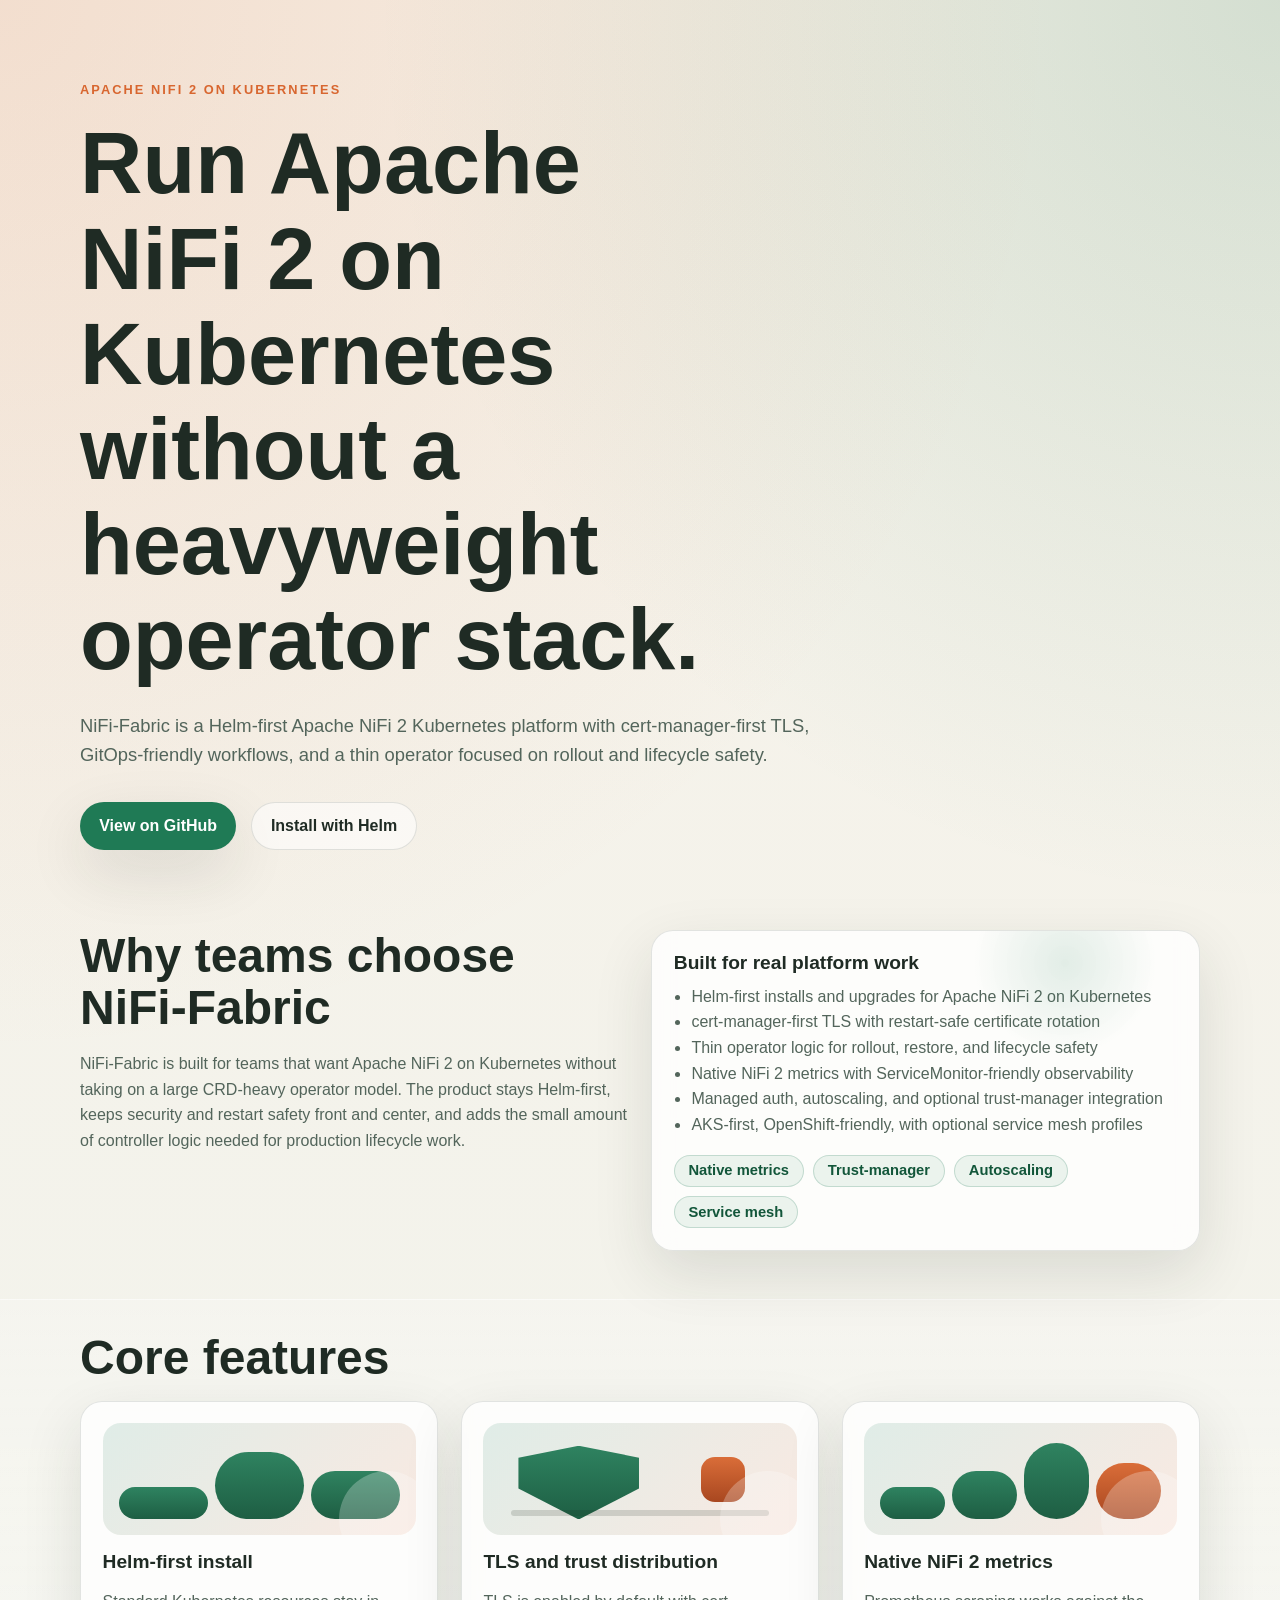
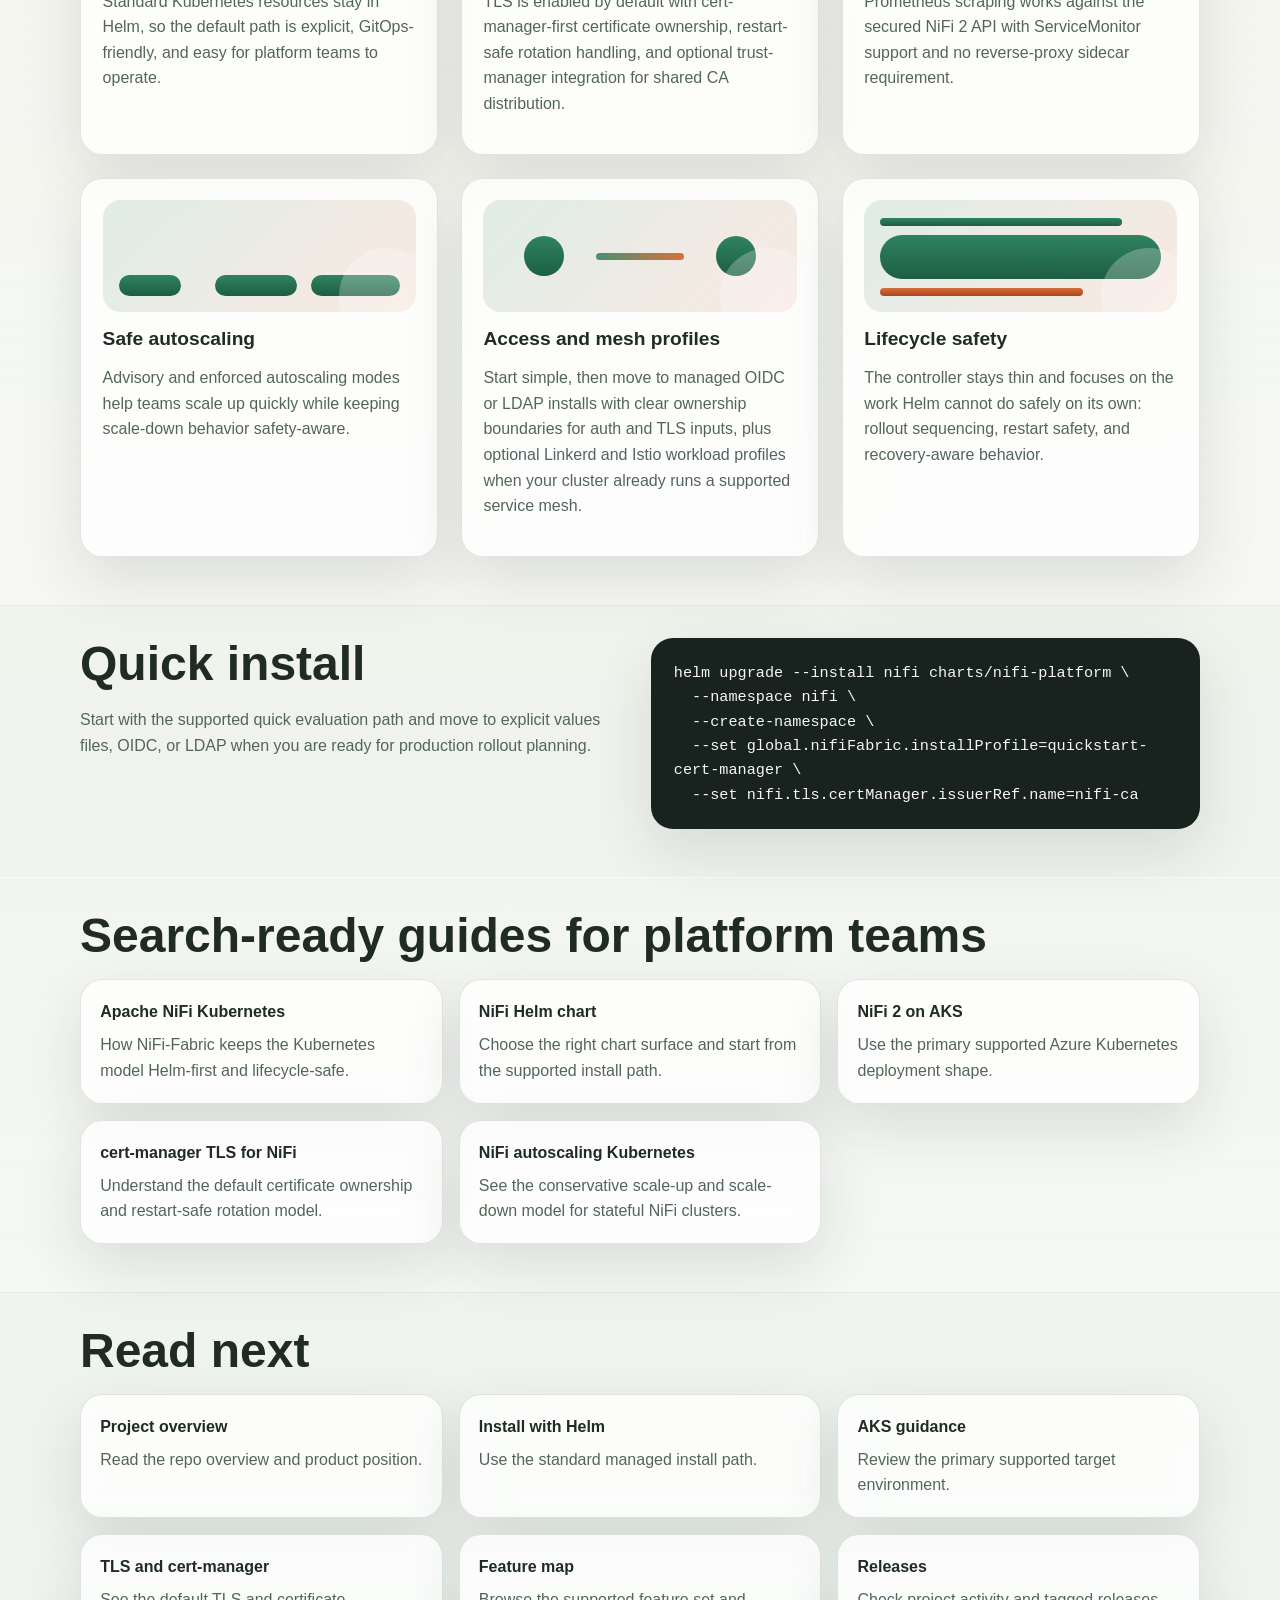
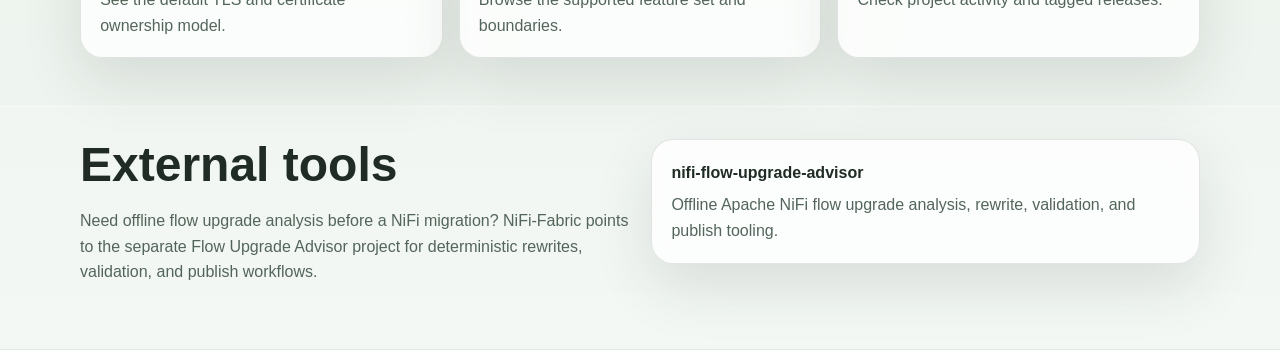
<file: site/index.html>
<!doctype html>
<html lang="en">
  <head>
    <meta charset="utf-8">
    <meta name="viewport" content="width=device-width, initial-scale=1">
    <title>Apache NiFi 2 on Kubernetes with Helm | NiFi-Fabric</title>
    <meta
      name="description"
      content="Deploy Apache NiFi 2 on Kubernetes with Helm-first install, cert-manager-first TLS, lifecycle safety, GitOps workflows, and AKS-first guidance."
    >
    <meta name="robots" content="index,follow">
    <link rel="canonical" href="https://michaelhutchings-napier.github.io/NiFi-Fabric/">
    <meta property="og:title" content="Apache NiFi 2 on Kubernetes with Helm | NiFi-Fabric">
    <meta
      property="og:description"
      content="Deploy Apache NiFi 2 on Kubernetes with Helm-first install, cert-manager-first TLS, lifecycle safety, GitOps workflows, and AKS-first guidance."
    >
    <meta property="og:type" content="website">
    <meta property="og:site_name" content="NiFi-Fabric">
    <meta property="og:url" content="https://michaelhutchings-napier.github.io/NiFi-Fabric/">
    <link rel="stylesheet" href="./styles.css">
  </head>
  <body>
    <header class="hero">
      <div class="wrap">
        <p class="eyebrow">Apache NiFi 2 on Kubernetes</p>
        <h1>Run Apache NiFi 2 on Kubernetes without a heavyweight operator stack.</h1>
        <p class="lede">
          NiFi-Fabric is a Helm-first Apache NiFi 2 Kubernetes platform with
          cert-manager-first TLS, GitOps-friendly workflows, and a thin operator
          focused on rollout and lifecycle safety.
        </p>
        <div class="actions">
          <a class="button primary" href="https://github.com/michaelhutchings-napier/NiFi-Fabric">View on GitHub</a>
          <a class="button secondary" href="https://github.com/michaelhutchings-napier/NiFi-Fabric/blob/master/docs/install/helm.md">Install with Helm</a>
        </div>
      </div>
    </header>

    <main>
      <section class="section">
        <div class="wrap grid two-up">
          <div>
            <h2>Why teams choose NiFi-Fabric</h2>
            <p>
              NiFi-Fabric is built for teams that want Apache NiFi 2 on
              Kubernetes without taking on a large CRD-heavy operator model.
              The product stays Helm-first, keeps security and restart safety
              front and center, and adds the small amount of controller logic
              needed for production lifecycle work.
            </p>
          </div>
          <div class="card callout-card">
            <h3>Built for real platform work</h3>
            <ul>
              <li>Helm-first installs and upgrades for Apache NiFi 2 on Kubernetes</li>
              <li>cert-manager-first TLS with restart-safe certificate rotation</li>
              <li>Thin operator logic for rollout, restore, and lifecycle safety</li>
              <li>Native NiFi 2 metrics with ServiceMonitor-friendly observability</li>
              <li>Managed auth, autoscaling, and optional trust-manager integration</li>
              <li>AKS-first, OpenShift-friendly, with optional service mesh profiles</li>
            </ul>
            <div class="chip-row">
              <span>Native metrics</span>
              <span>Trust-manager</span>
              <span>Autoscaling</span>
              <span>Service mesh</span>
            </div>
          </div>
        </div>
      </section>

      <section class="section alt">
        <div class="wrap">
          <h2>Core features</h2>
          <div class="grid cards">
            <article class="card">
              <div class="feature-art feature-helm" aria-hidden="true">
                <span></span>
                <span></span>
                <span></span>
              </div>
              <h3>Helm-first install</h3>
              <p>
                Standard Kubernetes resources stay in Helm, so the default path
                is explicit, GitOps-friendly, and easy for platform teams to
                operate.
              </p>
            </article>
            <article class="card">
              <div class="feature-art feature-tls" aria-hidden="true">
                <span></span>
                <span></span>
                <span></span>
              </div>
              <h3>TLS and trust distribution</h3>
              <p>
                TLS is enabled by default with cert-manager-first certificate
                ownership, restart-safe rotation handling, and optional
                trust-manager integration for shared CA distribution.
              </p>
            </article>
            <article class="card">
              <div class="feature-art feature-metrics" aria-hidden="true">
                <span></span>
                <span></span>
                <span></span>
                <span></span>
              </div>
              <h3>Native NiFi 2 metrics</h3>
              <p>
                Prometheus scraping works against the secured NiFi 2 API with
                ServiceMonitor support and no reverse-proxy sidecar requirement.
              </p>
            </article>
            <article class="card">
              <div class="feature-art feature-scale" aria-hidden="true">
                <span></span>
                <span></span>
                <span></span>
              </div>
              <h3>Safe autoscaling</h3>
              <p>
                Advisory and enforced autoscaling modes help teams scale up
                quickly while keeping scale-down behavior safety-aware.
              </p>
            </article>
            <article class="card">
              <div class="feature-art feature-auth" aria-hidden="true">
                <span></span>
                <span></span>
                <span></span>
              </div>
              <h3>Access and mesh profiles</h3>
              <p>
                Start simple, then move to managed OIDC or LDAP installs with
                clear ownership boundaries for auth and TLS inputs, plus
                optional Linkerd and Istio workload profiles when your cluster
                already runs a supported service mesh.
              </p>
            </article>
            <article class="card">
              <div class="feature-art feature-lifecycle" aria-hidden="true">
                <span></span>
                <span></span>
                <span></span>
              </div>
              <h3>Lifecycle safety</h3>
              <p>
                The controller stays thin and focuses on the work Helm cannot do
                safely on its own: rollout sequencing, restart safety, and
                recovery-aware behavior.
              </p>
            </article>
          </div>
        </div>
      </section>

      <section class="section">
        <div class="wrap grid two-up">
          <div>
            <h2>Quick install</h2>
            <p>
              Start with the supported quick evaluation path and move to explicit
              values files, OIDC, or LDAP when you are ready for production
              rollout planning.
            </p>
          </div>
          <div class="code-card">
            <pre><code>helm upgrade --install nifi charts/nifi-platform \
  --namespace nifi \
  --create-namespace \
  --set global.nifiFabric.installProfile=quickstart-cert-manager \
  --set nifi.tls.certManager.issuerRef.name=nifi-ca</code></pre>
          </div>
        </div>
      </section>

      <section class="section alt">
        <div class="wrap">
          <h2>Search-ready guides for platform teams</h2>
          <div class="link-grid">
            <a class="link-card" href="./docs/apache-nifi-kubernetes/">
              <strong>Apache NiFi Kubernetes</strong>
              <span>How NiFi-Fabric keeps the Kubernetes model Helm-first and lifecycle-safe.</span>
            </a>
            <a class="link-card" href="./docs/nifi-helm-chart/">
              <strong>NiFi Helm chart</strong>
              <span>Choose the right chart surface and start from the supported install path.</span>
            </a>
            <a class="link-card" href="./docs/nifi-2-on-aks/">
              <strong>NiFi 2 on AKS</strong>
              <span>Use the primary supported Azure Kubernetes deployment shape.</span>
            </a>
            <a class="link-card" href="./docs/cert-manager-tls-for-nifi/">
              <strong>cert-manager TLS for NiFi</strong>
              <span>Understand the default certificate ownership and restart-safe rotation model.</span>
            </a>
            <a class="link-card" href="./docs/nifi-autoscaling-kubernetes/">
              <strong>NiFi autoscaling Kubernetes</strong>
              <span>See the conservative scale-up and scale-down model for stateful NiFi clusters.</span>
            </a>
          </div>
        </div>
      </section>

      <section class="section">
        <div class="wrap">
          <h2>Read next</h2>
          <div class="link-grid">
            <a class="link-card" href="https://github.com/michaelhutchings-napier/NiFi-Fabric/blob/master/README.md">
              <strong>Project overview</strong>
              <span>Read the repo overview and product position.</span>
            </a>
            <a class="link-card" href="https://github.com/michaelhutchings-napier/NiFi-Fabric/blob/master/docs/install/helm.md">
              <strong>Install with Helm</strong>
              <span>Use the standard managed install path.</span>
            </a>
            <a class="link-card" href="https://github.com/michaelhutchings-napier/NiFi-Fabric/blob/master/docs/aks.md">
              <strong>AKS guidance</strong>
              <span>Review the primary supported target environment.</span>
            </a>
            <a class="link-card" href="https://github.com/michaelhutchings-napier/NiFi-Fabric/blob/master/docs/manage/tls-and-cert-manager.md">
              <strong>TLS and cert-manager</strong>
              <span>See the default TLS and certificate ownership model.</span>
            </a>
            <a class="link-card" href="https://github.com/michaelhutchings-napier/NiFi-Fabric/blob/master/docs/features.md">
              <strong>Feature map</strong>
              <span>Browse the supported feature set and boundaries.</span>
            </a>
            <a class="link-card" href="https://github.com/michaelhutchings-napier/NiFi-Fabric/releases">
              <strong>Releases</strong>
              <span>Check project activity and tagged releases.</span>
            </a>
          </div>
        </div>
      </section>

      <section class="section alt">
        <div class="wrap grid two-up">
          <div>
            <h2>External tools</h2>
            <p>
              Need offline flow upgrade analysis before a NiFi migration?
              NiFi-Fabric points to the separate Flow Upgrade Advisor project
              for deterministic rewrites, validation, and publish workflows.
            </p>
          </div>
          <a class="link-card" href="https://github.com/michaelhutchings-napier/nifi-flow-upgrade-advisor">
            <strong>nifi-flow-upgrade-advisor</strong>
            <span>Offline Apache NiFi flow upgrade analysis, rewrite, validation, and publish tooling.</span>
          </a>
        </div>
      </section>
    </main>
  </body>
</html>
</file>
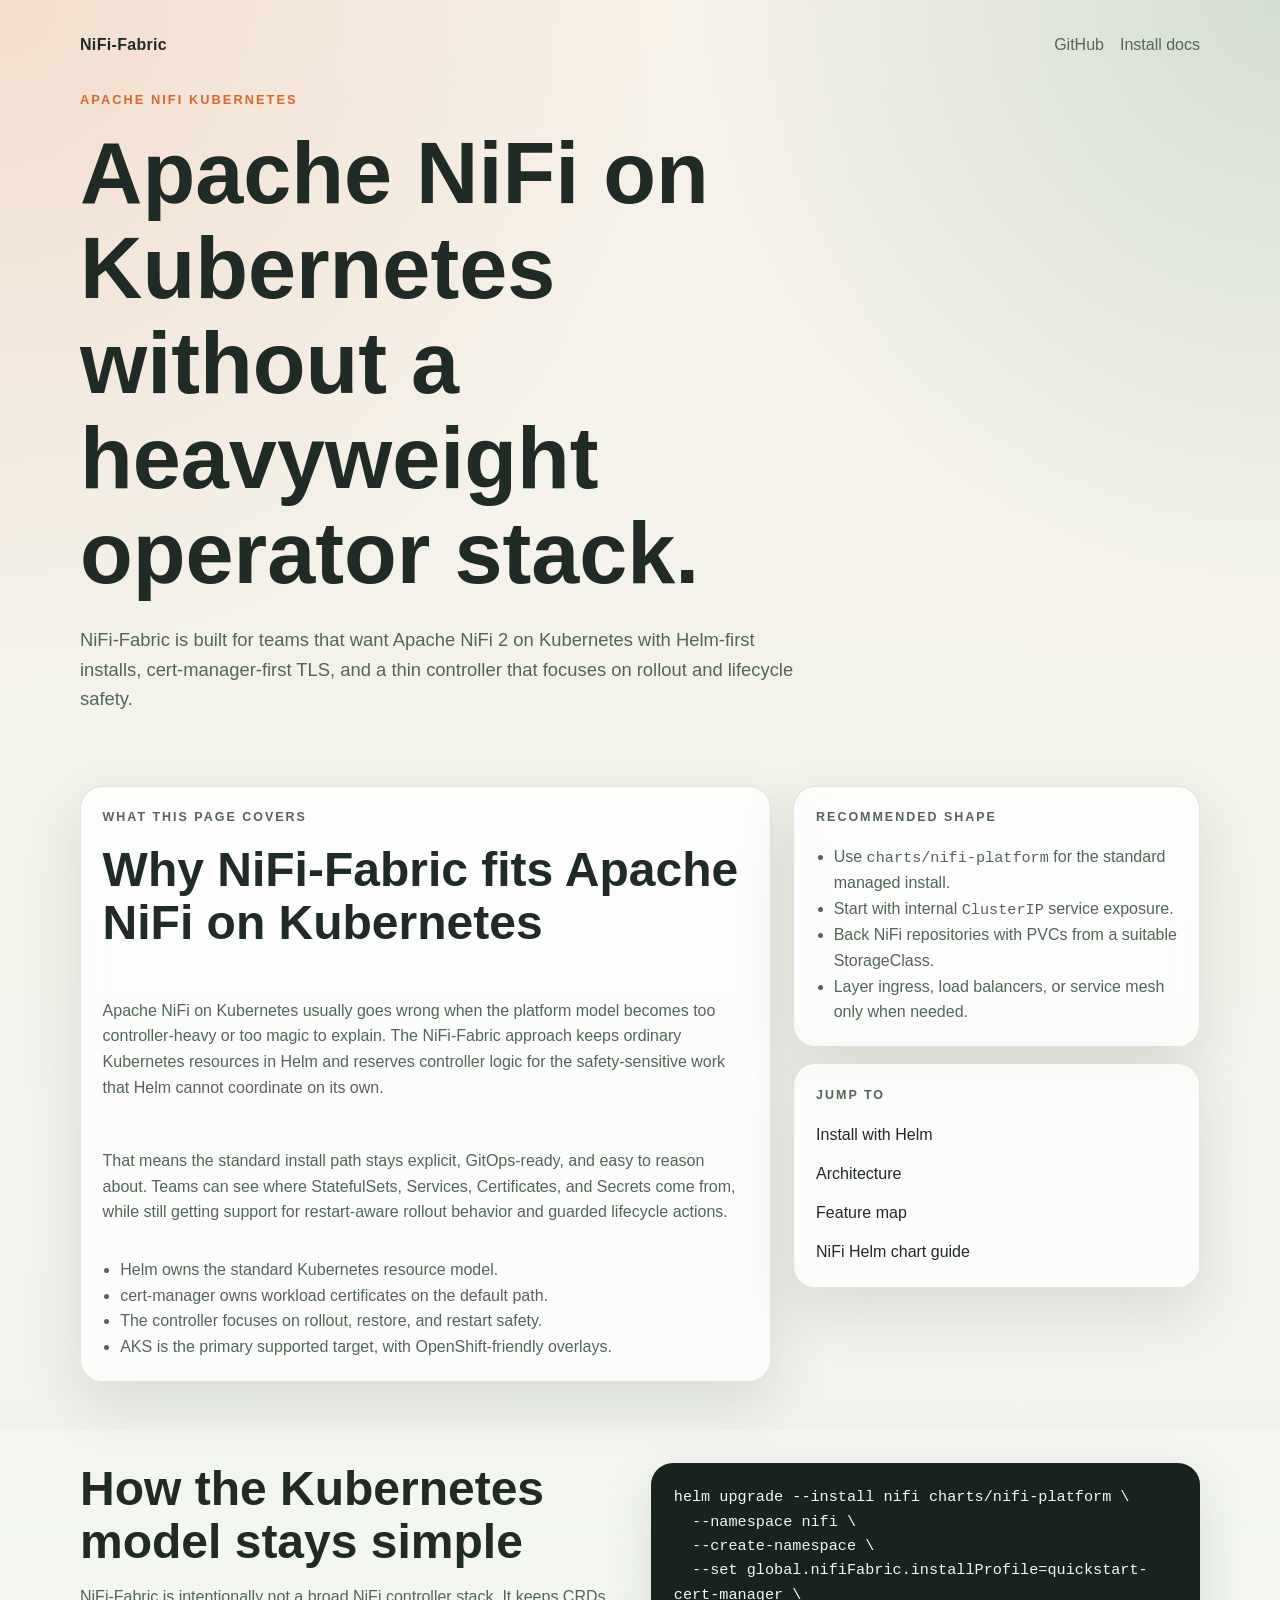
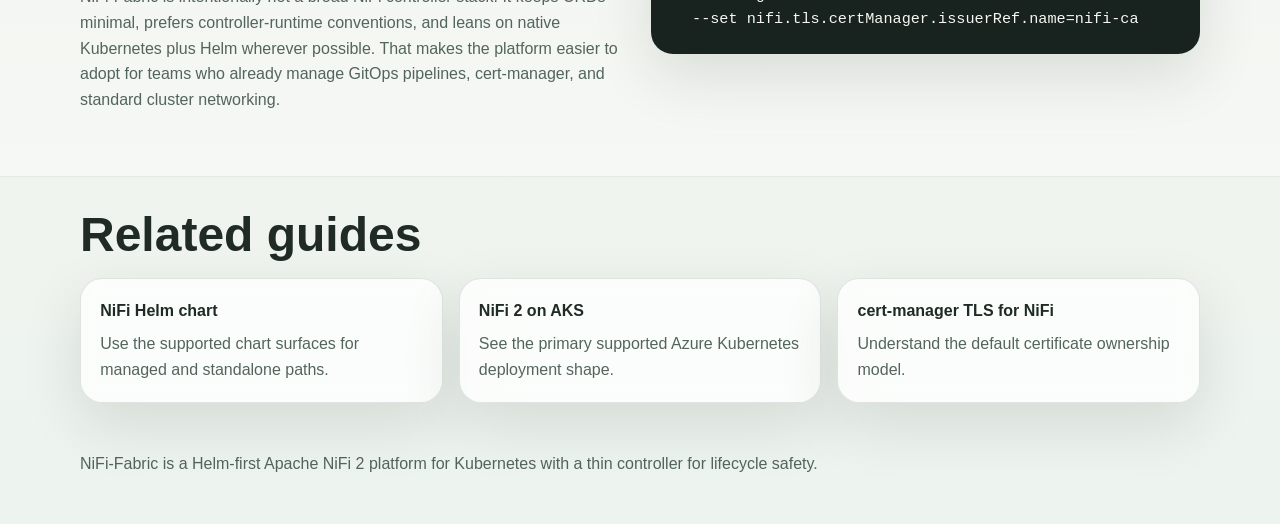
<file: site/docs/apache-nifi-kubernetes/index.html>
<!doctype html>
<html lang="en">
  <head>
    <meta charset="utf-8">
    <meta name="viewport" content="width=device-width, initial-scale=1">
    <title>Apache NiFi on Kubernetes with Helm and Lifecycle Safety | NiFi-Fabric</title>
    <meta
      name="description"
      content="Run Apache NiFi 2 on Kubernetes with Helm-managed resources, cert-manager TLS, GitOps-friendly installs, and a thin controller for rollout safety."
    >
    <meta name="robots" content="index,follow">
    <link rel="canonical" href="https://michaelhutchings-napier.github.io/NiFi-Fabric/docs/apache-nifi-kubernetes/">
    <meta property="og:title" content="Apache NiFi on Kubernetes with Helm and Lifecycle Safety | NiFi-Fabric">
    <meta
      property="og:description"
      content="Run Apache NiFi 2 on Kubernetes with Helm-managed resources, cert-manager TLS, GitOps-friendly installs, and a thin controller for rollout safety."
    >
    <meta property="og:type" content="article">
    <meta property="og:site_name" content="NiFi-Fabric">
    <meta property="og:url" content="https://michaelhutchings-napier.github.io/NiFi-Fabric/docs/apache-nifi-kubernetes/">
    <link rel="stylesheet" href="../../styles.css">
  </head>
  <body>
    <header class="page-hero">
      <div class="wrap">
        <nav class="site-nav">
          <a class="nav-home" href="../../">NiFi-Fabric</a>
          <div class="nav-links">
            <a href="https://github.com/michaelhutchings-napier/NiFi-Fabric">GitHub</a>
            <a href="https://github.com/michaelhutchings-napier/NiFi-Fabric/blob/master/docs/install/helm.md">Install docs</a>
          </div>
        </nav>
        <p class="eyebrow">Apache NiFi Kubernetes</p>
        <h1>Apache NiFi on Kubernetes without a heavyweight operator stack.</h1>
        <p class="lede">
          NiFi-Fabric is built for teams that want Apache NiFi 2 on Kubernetes
          with Helm-first installs, cert-manager-first TLS, and a thin
          controller that focuses on rollout and lifecycle safety.
        </p>
      </div>
    </header>

    <main>
      <section class="section">
        <div class="wrap grid article-grid">
          <article class="card article-card">
            <p class="section-label">What this page covers</p>
            <h2>Why NiFi-Fabric fits Apache NiFi on Kubernetes</h2>
            <p>
              Apache NiFi on Kubernetes usually goes wrong when the platform
              model becomes too controller-heavy or too magic to explain. The
              NiFi-Fabric approach keeps ordinary Kubernetes resources in Helm
              and reserves controller logic for the safety-sensitive work that
              Helm cannot coordinate on its own.
            </p>
            <p>
              That means the standard install path stays explicit, GitOps-ready,
              and easy to reason about. Teams can see where StatefulSets,
              Services, Certificates, and Secrets come from, while still getting
              support for restart-aware rollout behavior and guarded lifecycle
              actions.
            </p>
            <ul>
              <li>Helm owns the standard Kubernetes resource model.</li>
              <li>cert-manager owns workload certificates on the default path.</li>
              <li>The controller focuses on rollout, restore, and restart safety.</li>
              <li>AKS is the primary supported target, with OpenShift-friendly overlays.</li>
            </ul>
          </article>

          <aside class="info-stack">
            <div class="card article-card">
              <p class="section-label">Recommended shape</p>
              <ul>
                <li>Use <span class="inline-code">charts/nifi-platform</span> for the standard managed install.</li>
                <li>Start with internal <span class="inline-code">ClusterIP</span> service exposure.</li>
                <li>Back NiFi repositories with PVCs from a suitable StorageClass.</li>
                <li>Layer ingress, load balancers, or service mesh only when needed.</li>
              </ul>
            </div>
            <div class="card article-card">
              <p class="section-label">Jump to</p>
              <div class="article-links">
                <a href="https://github.com/michaelhutchings-napier/NiFi-Fabric/blob/master/docs/install/helm.md">Install with Helm</a>
                <a href="https://github.com/michaelhutchings-napier/NiFi-Fabric/blob/master/docs/architecture.md">Architecture</a>
                <a href="https://github.com/michaelhutchings-napier/NiFi-Fabric/blob/master/docs/features.md">Feature map</a>
                <a href="../nifi-helm-chart/">NiFi Helm chart guide</a>
              </div>
            </div>
          </aside>
        </div>
      </section>

      <section class="section alt">
        <div class="wrap grid two-up">
          <div>
            <h2>How the Kubernetes model stays simple</h2>
            <p>
              NiFi-Fabric is intentionally not a broad NiFi controller stack. It
              keeps CRDs minimal, prefers controller-runtime conventions, and
              leans on native Kubernetes plus Helm wherever possible. That makes
              the platform easier to adopt for teams who already manage GitOps
              pipelines, cert-manager, and standard cluster networking.
            </p>
          </div>
          <div class="code-card">
            <pre><code>helm upgrade --install nifi charts/nifi-platform \
  --namespace nifi \
  --create-namespace \
  --set global.nifiFabric.installProfile=quickstart-cert-manager \
  --set nifi.tls.certManager.issuerRef.name=nifi-ca</code></pre>
          </div>
        </div>
      </section>

      <section class="section">
        <div class="wrap">
          <h2>Related guides</h2>
          <div class="link-grid">
            <a class="link-card" href="../nifi-helm-chart/">
              <strong>NiFi Helm chart</strong>
              <span>Use the supported chart surfaces for managed and standalone paths.</span>
            </a>
            <a class="link-card" href="../nifi-2-on-aks/">
              <strong>NiFi 2 on AKS</strong>
              <span>See the primary supported Azure Kubernetes deployment shape.</span>
            </a>
            <a class="link-card" href="../cert-manager-tls-for-nifi/">
              <strong>cert-manager TLS for NiFi</strong>
              <span>Understand the default certificate ownership model.</span>
            </a>
          </div>
        </div>
      </section>
    </main>

    <footer class="footer-note">
      <div class="wrap">
        NiFi-Fabric is a Helm-first Apache NiFi 2 platform for Kubernetes with
        a thin controller for lifecycle safety.
      </div>
    </footer>
  </body>
</html>
</file>
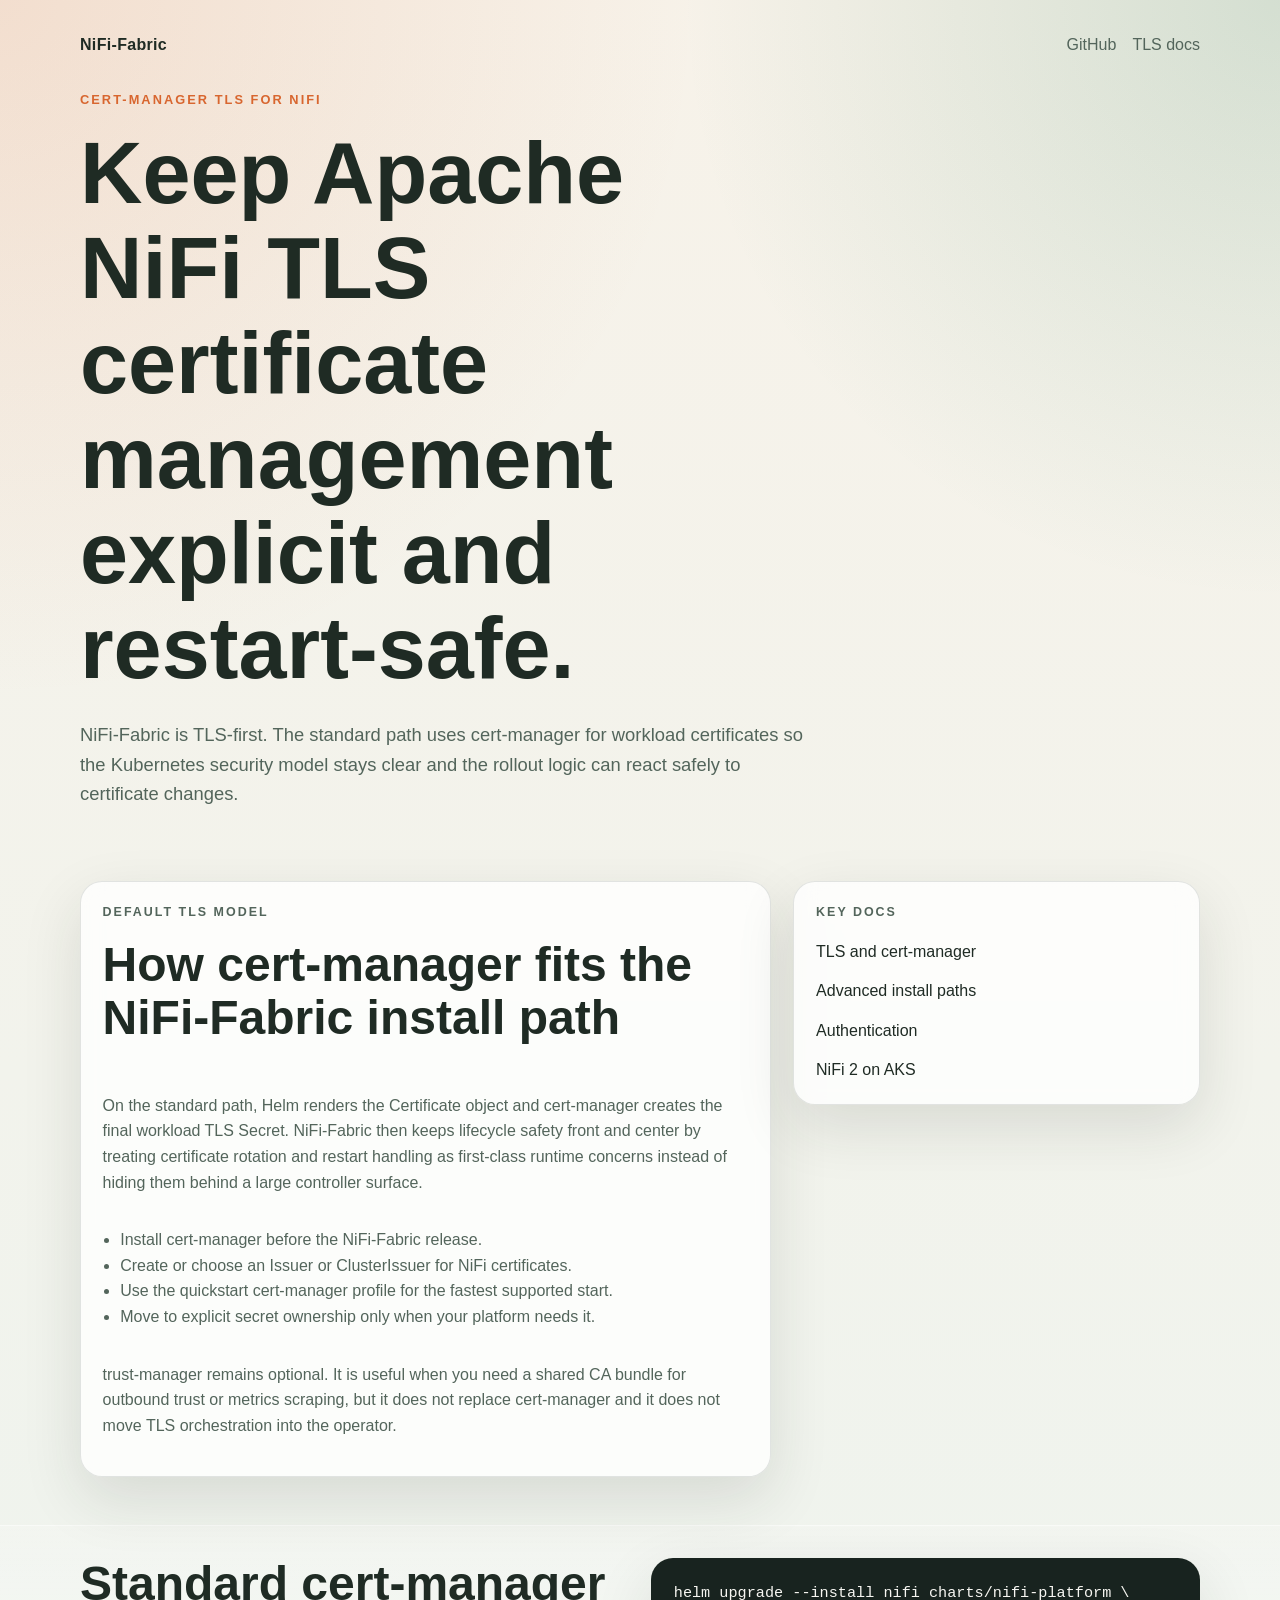
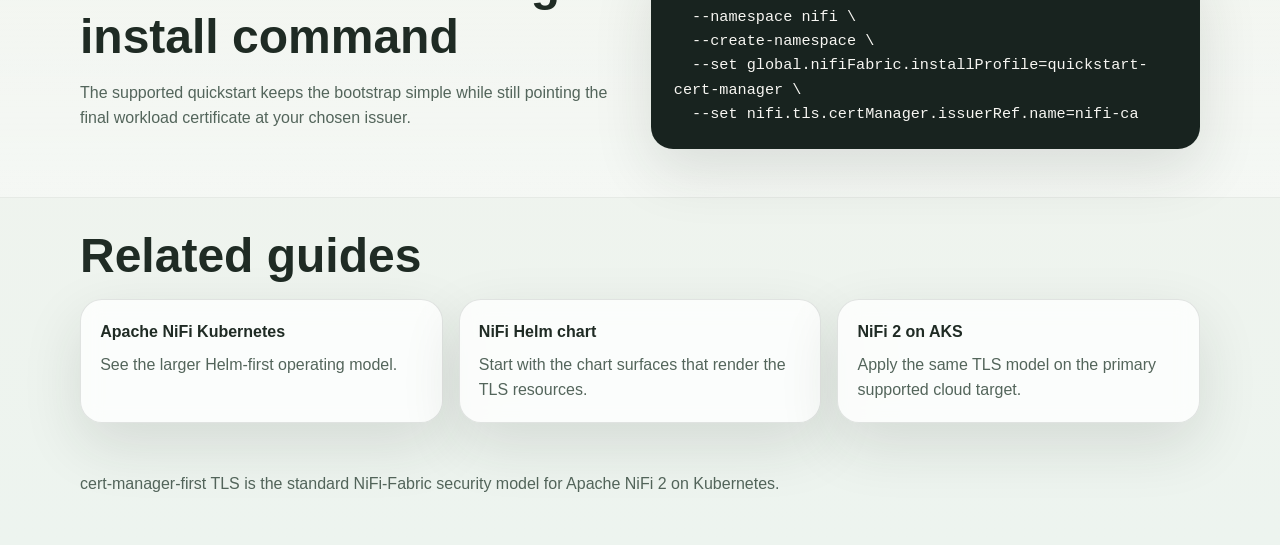
<file: site/docs/cert-manager-tls-for-nifi/index.html>
<!doctype html>
<html lang="en">
  <head>
    <meta charset="utf-8">
    <meta name="viewport" content="width=device-width, initial-scale=1">
    <title>cert-manager TLS for Apache NiFi on Kubernetes | NiFi-Fabric</title>
    <meta
      name="description"
      content="Set up cert-manager-first TLS for Apache NiFi 2 on Kubernetes with Helm-rendered certificates, restart-safe rotation, and optional trust-manager integration."
    >
    <meta name="robots" content="index,follow">
    <link rel="canonical" href="https://michaelhutchings-napier.github.io/NiFi-Fabric/docs/cert-manager-tls-for-nifi/">
    <meta property="og:title" content="cert-manager TLS for Apache NiFi on Kubernetes | NiFi-Fabric">
    <meta
      property="og:description"
      content="Set up cert-manager-first TLS for Apache NiFi 2 on Kubernetes with Helm-rendered certificates, restart-safe rotation, and optional trust-manager integration."
    >
    <meta property="og:type" content="article">
    <meta property="og:site_name" content="NiFi-Fabric">
    <meta property="og:url" content="https://michaelhutchings-napier.github.io/NiFi-Fabric/docs/cert-manager-tls-for-nifi/">
    <link rel="stylesheet" href="../../styles.css">
  </head>
  <body>
    <header class="page-hero">
      <div class="wrap">
        <nav class="site-nav">
          <a class="nav-home" href="../../">NiFi-Fabric</a>
          <div class="nav-links">
            <a href="https://github.com/michaelhutchings-napier/NiFi-Fabric">GitHub</a>
            <a href="https://github.com/michaelhutchings-napier/NiFi-Fabric/blob/master/docs/manage/tls-and-cert-manager.md">TLS docs</a>
          </div>
        </nav>
        <p class="eyebrow">cert-manager TLS for NiFi</p>
        <h1>Keep Apache NiFi TLS certificate management explicit and restart-safe.</h1>
        <p class="lede">
          NiFi-Fabric is TLS-first. The standard path uses cert-manager for
          workload certificates so the Kubernetes security model stays clear and
          the rollout logic can react safely to certificate changes.
        </p>
      </div>
    </header>

    <main>
      <section class="section">
        <div class="wrap grid article-grid">
          <article class="card article-card">
            <p class="section-label">Default TLS model</p>
            <h2>How cert-manager fits the NiFi-Fabric install path</h2>
            <p>
              On the standard path, Helm renders the Certificate object and
              cert-manager creates the final workload TLS Secret. NiFi-Fabric
              then keeps lifecycle safety front and center by treating
              certificate rotation and restart handling as first-class runtime
              concerns instead of hiding them behind a large controller surface.
            </p>
            <ul>
              <li>Install cert-manager before the NiFi-Fabric release.</li>
              <li>Create or choose an Issuer or ClusterIssuer for NiFi certificates.</li>
              <li>Use the quickstart cert-manager profile for the fastest supported start.</li>
              <li>Move to explicit secret ownership only when your platform needs it.</li>
            </ul>
            <p>
              trust-manager remains optional. It is useful when you need a
              shared CA bundle for outbound trust or metrics scraping, but it
              does not replace cert-manager and it does not move TLS orchestration
              into the operator.
            </p>
          </article>

          <aside class="info-stack">
            <div class="card article-card">
              <p class="section-label">Key docs</p>
              <div class="article-links">
                <a href="https://github.com/michaelhutchings-napier/NiFi-Fabric/blob/master/docs/manage/tls-and-cert-manager.md">TLS and cert-manager</a>
                <a href="https://github.com/michaelhutchings-napier/NiFi-Fabric/blob/master/docs/install/advanced.md">Advanced install paths</a>
                <a href="https://github.com/michaelhutchings-napier/NiFi-Fabric/blob/master/docs/manage/authentication.md">Authentication</a>
                <a href="../nifi-2-on-aks/">NiFi 2 on AKS</a>
              </div>
            </div>
          </aside>
        </div>
      </section>

      <section class="section alt">
        <div class="wrap grid two-up">
          <div>
            <h2>Standard cert-manager install command</h2>
            <p>
              The supported quickstart keeps the bootstrap simple while still
              pointing the final workload certificate at your chosen issuer.
            </p>
          </div>
          <div class="code-card">
            <pre><code>helm upgrade --install nifi charts/nifi-platform \
  --namespace nifi \
  --create-namespace \
  --set global.nifiFabric.installProfile=quickstart-cert-manager \
  --set nifi.tls.certManager.issuerRef.name=nifi-ca</code></pre>
          </div>
        </div>
      </section>

      <section class="section">
        <div class="wrap">
          <h2>Related guides</h2>
          <div class="link-grid">
            <a class="link-card" href="../apache-nifi-kubernetes/">
              <strong>Apache NiFi Kubernetes</strong>
              <span>See the larger Helm-first operating model.</span>
            </a>
            <a class="link-card" href="../nifi-helm-chart/">
              <strong>NiFi Helm chart</strong>
              <span>Start with the chart surfaces that render the TLS resources.</span>
            </a>
            <a class="link-card" href="../nifi-2-on-aks/">
              <strong>NiFi 2 on AKS</strong>
              <span>Apply the same TLS model on the primary supported cloud target.</span>
            </a>
          </div>
        </div>
      </section>
    </main>

    <footer class="footer-note">
      <div class="wrap">
        cert-manager-first TLS is the standard NiFi-Fabric security model for
        Apache NiFi 2 on Kubernetes.
      </div>
    </footer>
  </body>
</html>
</file>
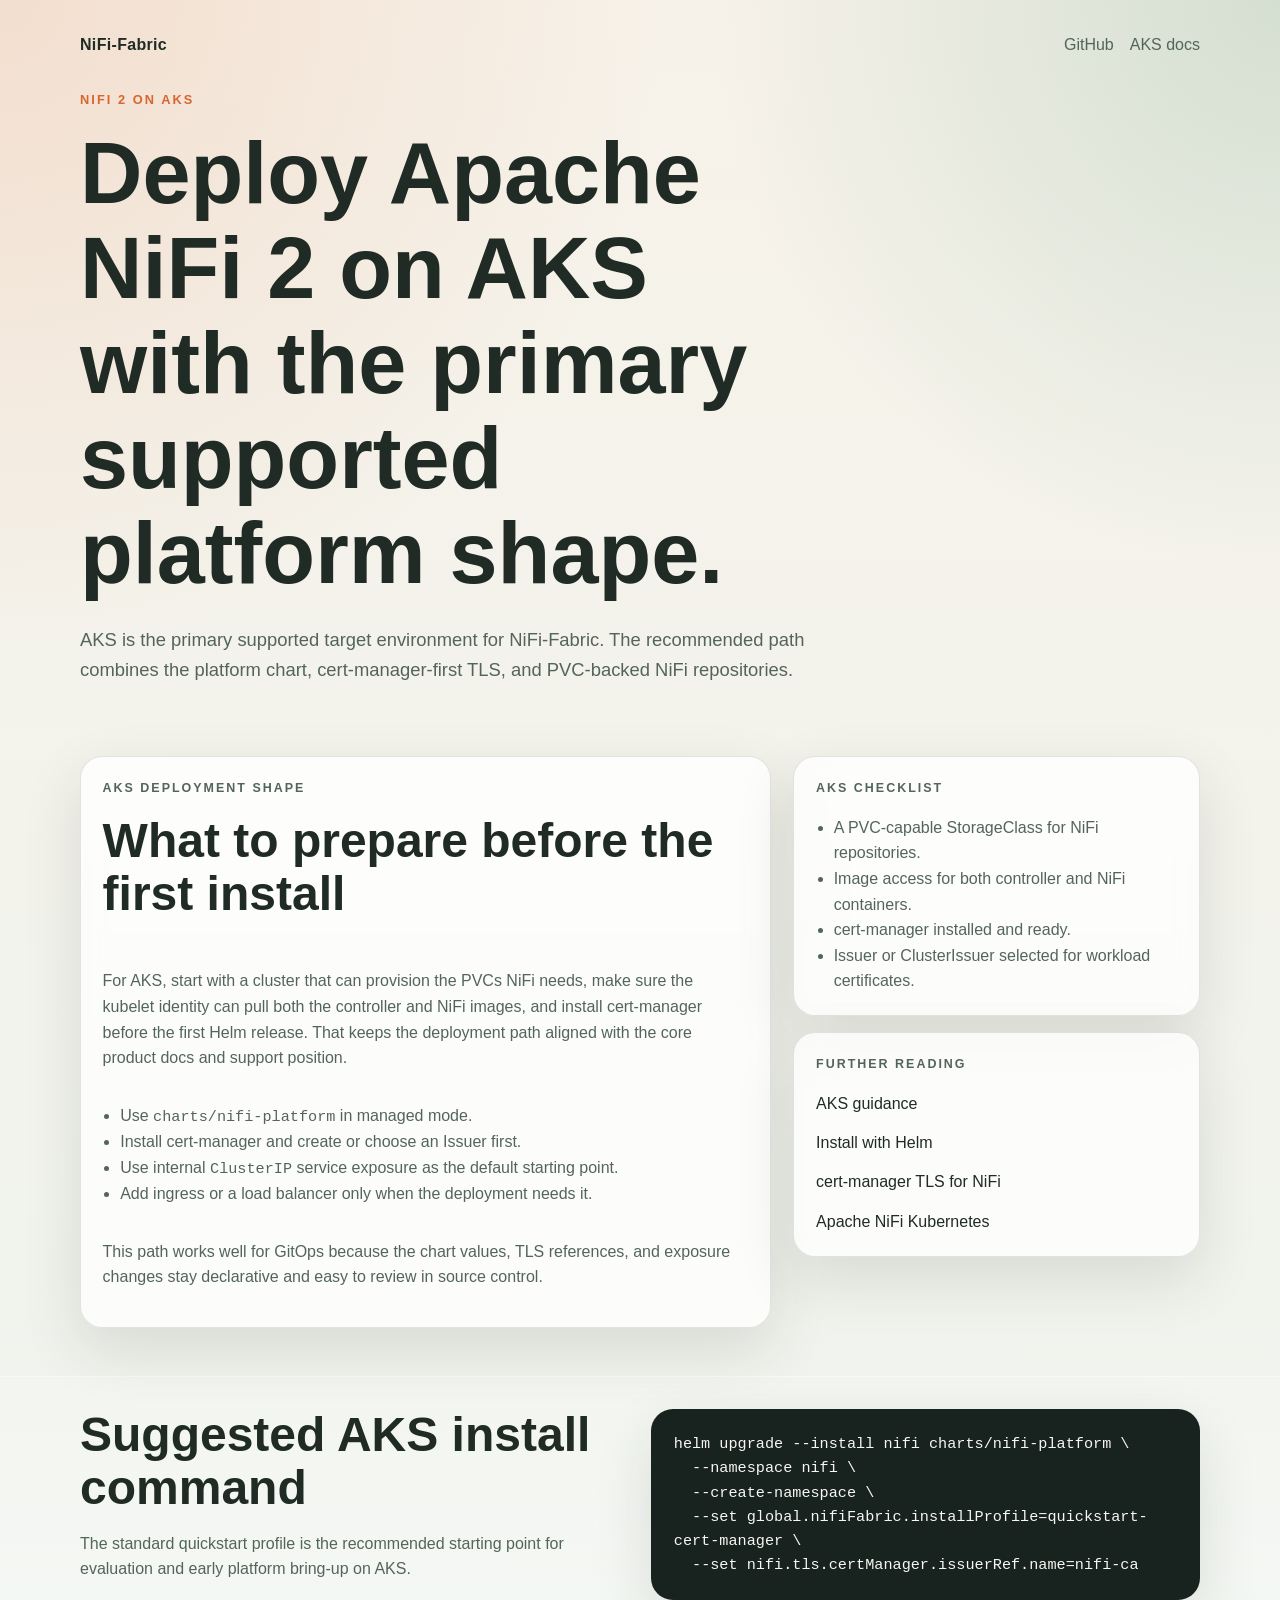
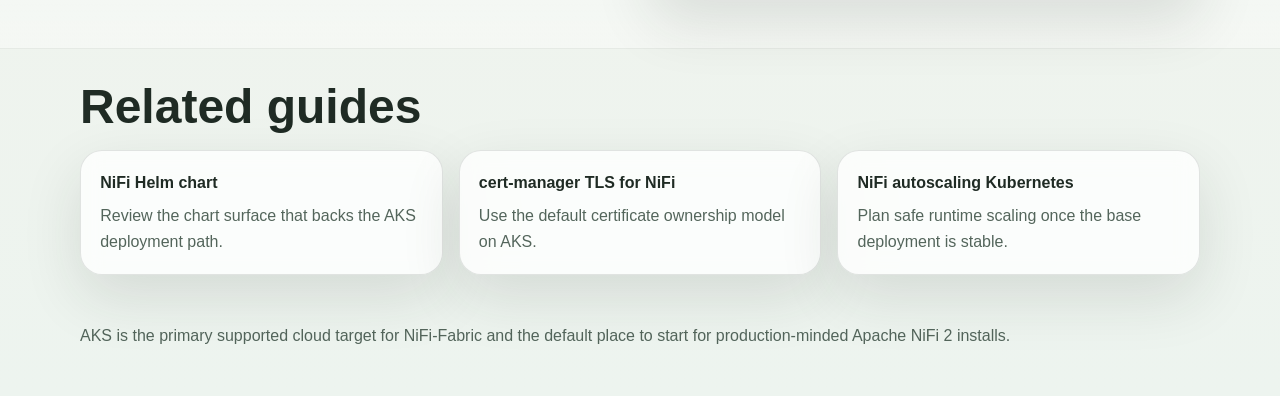
<file: site/docs/nifi-2-on-aks/index.html>
<!doctype html>
<html lang="en">
  <head>
    <meta charset="utf-8">
    <meta name="viewport" content="width=device-width, initial-scale=1">
    <title>Apache NiFi 2 on AKS with Helm and cert-manager | NiFi-Fabric</title>
    <meta
      name="description"
      content="Deploy Apache NiFi 2 on Azure Kubernetes Service with Helm-first installs, cert-manager TLS, PVC-backed storage, and GitOps-friendly operations."
    >
    <meta name="robots" content="index,follow">
    <link rel="canonical" href="https://michaelhutchings-napier.github.io/NiFi-Fabric/docs/nifi-2-on-aks/">
    <meta property="og:title" content="Apache NiFi 2 on AKS with Helm and cert-manager | NiFi-Fabric">
    <meta
      property="og:description"
      content="Deploy Apache NiFi 2 on Azure Kubernetes Service with Helm-first installs, cert-manager TLS, PVC-backed storage, and GitOps-friendly operations."
    >
    <meta property="og:type" content="article">
    <meta property="og:site_name" content="NiFi-Fabric">
    <meta property="og:url" content="https://michaelhutchings-napier.github.io/NiFi-Fabric/docs/nifi-2-on-aks/">
    <link rel="stylesheet" href="../../styles.css">
  </head>
  <body>
    <header class="page-hero">
      <div class="wrap">
        <nav class="site-nav">
          <a class="nav-home" href="../../">NiFi-Fabric</a>
          <div class="nav-links">
            <a href="https://github.com/michaelhutchings-napier/NiFi-Fabric">GitHub</a>
            <a href="https://github.com/michaelhutchings-napier/NiFi-Fabric/blob/master/docs/aks.md">AKS docs</a>
          </div>
        </nav>
        <p class="eyebrow">NiFi 2 on AKS</p>
        <h1>Deploy Apache NiFi 2 on AKS with the primary supported platform shape.</h1>
        <p class="lede">
          AKS is the primary supported target environment for NiFi-Fabric. The
          recommended path combines the platform chart, cert-manager-first TLS,
          and PVC-backed NiFi repositories.
        </p>
      </div>
    </header>

    <main>
      <section class="section">
        <div class="wrap grid article-grid">
          <article class="card article-card">
            <p class="section-label">AKS deployment shape</p>
            <h2>What to prepare before the first install</h2>
            <p>
              For AKS, start with a cluster that can provision the PVCs NiFi
              needs, make sure the kubelet identity can pull both the controller
              and NiFi images, and install cert-manager before the first Helm
              release. That keeps the deployment path aligned with the core
              product docs and support position.
            </p>
            <ul>
              <li>Use <span class="inline-code">charts/nifi-platform</span> in managed mode.</li>
              <li>Install cert-manager and create or choose an Issuer first.</li>
              <li>Use internal <span class="inline-code">ClusterIP</span> service exposure as the default starting point.</li>
              <li>Add ingress or a load balancer only when the deployment needs it.</li>
            </ul>
            <p>
              This path works well for GitOps because the chart values, TLS
              references, and exposure changes stay declarative and easy to
              review in source control.
            </p>
          </article>

          <aside class="info-stack">
            <div class="card article-card">
              <p class="section-label">AKS checklist</p>
              <ul>
                <li>A PVC-capable StorageClass for NiFi repositories.</li>
                <li>Image access for both controller and NiFi containers.</li>
                <li>cert-manager installed and ready.</li>
                <li>Issuer or ClusterIssuer selected for workload certificates.</li>
              </ul>
            </div>
            <div class="card article-card">
              <p class="section-label">Further reading</p>
              <div class="article-links">
                <a href="https://github.com/michaelhutchings-napier/NiFi-Fabric/blob/master/docs/aks.md">AKS guidance</a>
                <a href="https://github.com/michaelhutchings-napier/NiFi-Fabric/blob/master/docs/install/helm.md">Install with Helm</a>
                <a href="../cert-manager-tls-for-nifi/">cert-manager TLS for NiFi</a>
                <a href="../apache-nifi-kubernetes/">Apache NiFi Kubernetes</a>
              </div>
            </div>
          </aside>
        </div>
      </section>

      <section class="section alt">
        <div class="wrap grid two-up">
          <div>
            <h2>Suggested AKS install command</h2>
            <p>
              The standard quickstart profile is the recommended starting point
              for evaluation and early platform bring-up on AKS.
            </p>
          </div>
          <div class="code-card">
            <pre><code>helm upgrade --install nifi charts/nifi-platform \
  --namespace nifi \
  --create-namespace \
  --set global.nifiFabric.installProfile=quickstart-cert-manager \
  --set nifi.tls.certManager.issuerRef.name=nifi-ca</code></pre>
          </div>
        </div>
      </section>

      <section class="section">
        <div class="wrap">
          <h2>Related guides</h2>
          <div class="link-grid">
            <a class="link-card" href="../nifi-helm-chart/">
              <strong>NiFi Helm chart</strong>
              <span>Review the chart surface that backs the AKS deployment path.</span>
            </a>
            <a class="link-card" href="../cert-manager-tls-for-nifi/">
              <strong>cert-manager TLS for NiFi</strong>
              <span>Use the default certificate ownership model on AKS.</span>
            </a>
            <a class="link-card" href="../nifi-autoscaling-kubernetes/">
              <strong>NiFi autoscaling Kubernetes</strong>
              <span>Plan safe runtime scaling once the base deployment is stable.</span>
            </a>
          </div>
        </div>
      </section>
    </main>

    <footer class="footer-note">
      <div class="wrap">
        AKS is the primary supported cloud target for NiFi-Fabric and the
        default place to start for production-minded Apache NiFi 2 installs.
      </div>
    </footer>
  </body>
</html>
</file>
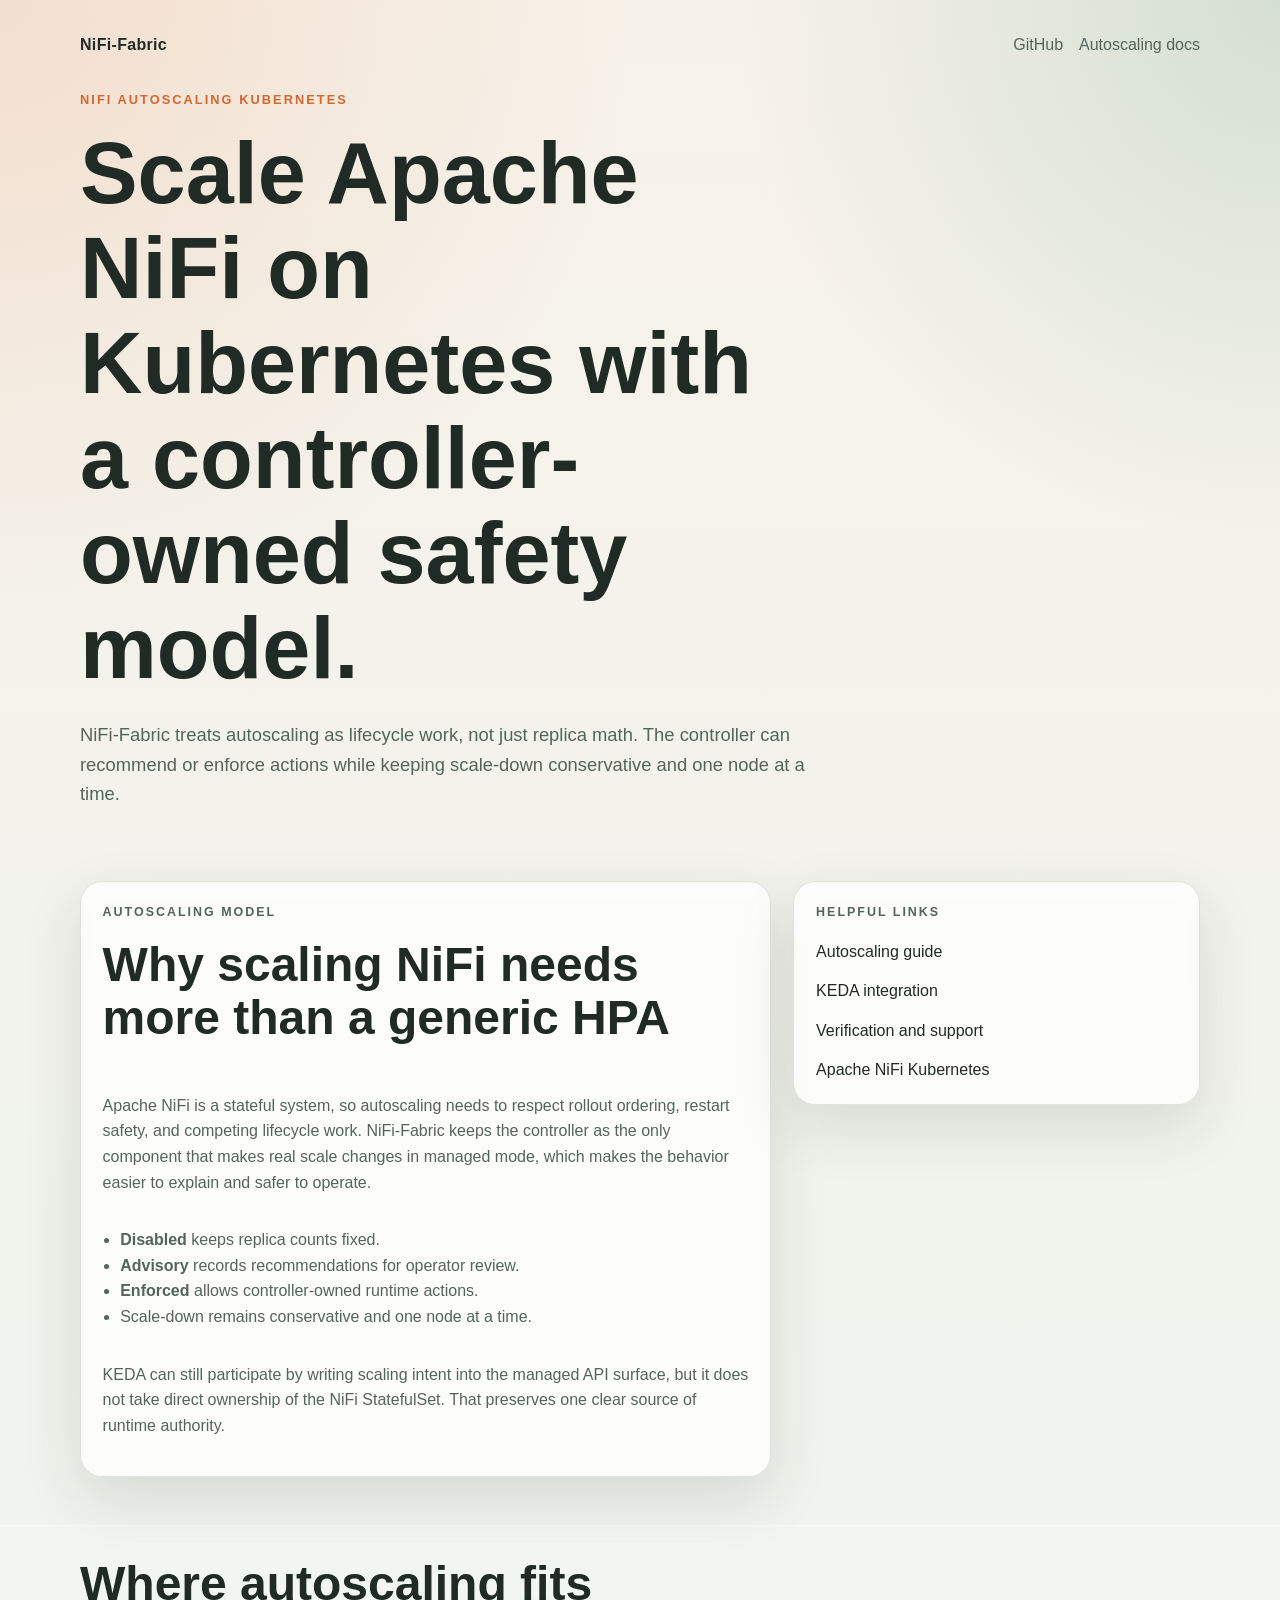
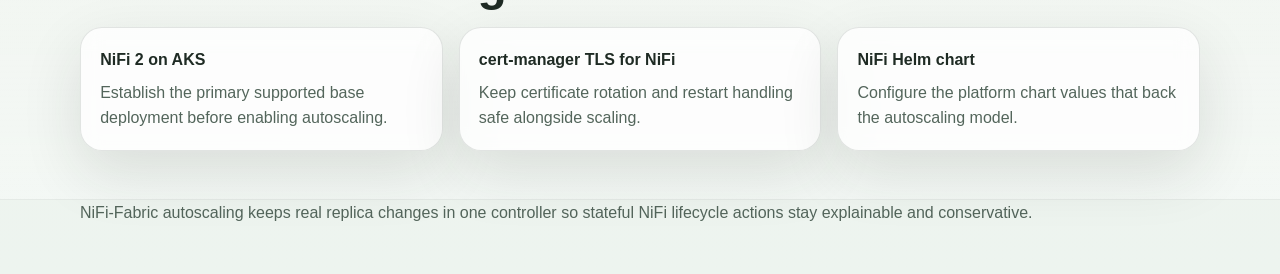
<file: site/docs/nifi-autoscaling-kubernetes/index.html>
<!doctype html>
<html lang="en">
  <head>
    <meta charset="utf-8">
    <meta name="viewport" content="width=device-width, initial-scale=1">
    <title>NiFi Autoscaling on Kubernetes with Safety-Aware Scale Down | NiFi-Fabric</title>
    <meta
      name="description"
      content="Scale Apache NiFi on Kubernetes with advisory or enforced modes, controller-owned actions, optional KEDA intent, and safety-aware one-node-at-a-time scale down."
    >
    <meta name="robots" content="index,follow">
    <link rel="canonical" href="https://michaelhutchings-napier.github.io/NiFi-Fabric/docs/nifi-autoscaling-kubernetes/">
    <meta property="og:title" content="NiFi Autoscaling on Kubernetes with Safety-Aware Scale Down | NiFi-Fabric">
    <meta
      property="og:description"
      content="Scale Apache NiFi on Kubernetes with advisory or enforced modes, controller-owned actions, optional KEDA intent, and safety-aware one-node-at-a-time scale down."
    >
    <meta property="og:type" content="article">
    <meta property="og:site_name" content="NiFi-Fabric">
    <meta property="og:url" content="https://michaelhutchings-napier.github.io/NiFi-Fabric/docs/nifi-autoscaling-kubernetes/">
    <link rel="stylesheet" href="../../styles.css">
  </head>
  <body>
    <header class="page-hero">
      <div class="wrap">
        <nav class="site-nav">
          <a class="nav-home" href="../../">NiFi-Fabric</a>
          <div class="nav-links">
            <a href="https://github.com/michaelhutchings-napier/NiFi-Fabric">GitHub</a>
            <a href="https://github.com/michaelhutchings-napier/NiFi-Fabric/blob/master/docs/manage/autoscaling.md">Autoscaling docs</a>
          </div>
        </nav>
        <p class="eyebrow">NiFi autoscaling Kubernetes</p>
        <h1>Scale Apache NiFi on Kubernetes with a controller-owned safety model.</h1>
        <p class="lede">
          NiFi-Fabric treats autoscaling as lifecycle work, not just replica
          math. The controller can recommend or enforce actions while keeping
          scale-down conservative and one node at a time.
        </p>
      </div>
    </header>

    <main>
      <section class="section">
        <div class="wrap grid article-grid">
          <article class="card article-card">
            <p class="section-label">Autoscaling model</p>
            <h2>Why scaling NiFi needs more than a generic HPA</h2>
            <p>
              Apache NiFi is a stateful system, so autoscaling needs to respect
              rollout ordering, restart safety, and competing lifecycle work.
              NiFi-Fabric keeps the controller as the only component that makes
              real scale changes in managed mode, which makes the behavior
              easier to explain and safer to operate.
            </p>
            <ul>
              <li><strong>Disabled</strong> keeps replica counts fixed.</li>
              <li><strong>Advisory</strong> records recommendations for operator review.</li>
              <li><strong>Enforced</strong> allows controller-owned runtime actions.</li>
              <li>Scale-down remains conservative and one node at a time.</li>
            </ul>
            <p>
              KEDA can still participate by writing scaling intent into the
              managed API surface, but it does not take direct ownership of the
              NiFi StatefulSet. That preserves one clear source of runtime
              authority.
            </p>
          </article>

          <aside class="info-stack">
            <div class="card article-card">
              <p class="section-label">Helpful links</p>
              <div class="article-links">
                <a href="https://github.com/michaelhutchings-napier/NiFi-Fabric/blob/master/docs/manage/autoscaling.md">Autoscaling guide</a>
                <a href="https://github.com/michaelhutchings-napier/NiFi-Fabric/blob/master/docs/keda.md">KEDA integration</a>
                <a href="https://github.com/michaelhutchings-napier/NiFi-Fabric/blob/master/docs/testing.md">Verification and support</a>
                <a href="../apache-nifi-kubernetes/">Apache NiFi Kubernetes</a>
              </div>
            </div>
          </aside>
        </div>
      </section>

      <section class="section alt">
        <div class="wrap">
          <h2>Where autoscaling fits</h2>
          <div class="link-grid">
            <a class="link-card" href="../nifi-2-on-aks/">
              <strong>NiFi 2 on AKS</strong>
              <span>Establish the primary supported base deployment before enabling autoscaling.</span>
            </a>
            <a class="link-card" href="../cert-manager-tls-for-nifi/">
              <strong>cert-manager TLS for NiFi</strong>
              <span>Keep certificate rotation and restart handling safe alongside scaling.</span>
            </a>
            <a class="link-card" href="../nifi-helm-chart/">
              <strong>NiFi Helm chart</strong>
              <span>Configure the platform chart values that back the autoscaling model.</span>
            </a>
          </div>
        </div>
      </section>
    </main>

    <footer class="footer-note">
      <div class="wrap">
        NiFi-Fabric autoscaling keeps real replica changes in one controller so
        stateful NiFi lifecycle actions stay explainable and conservative.
      </div>
    </footer>
  </body>
</html>
</file>
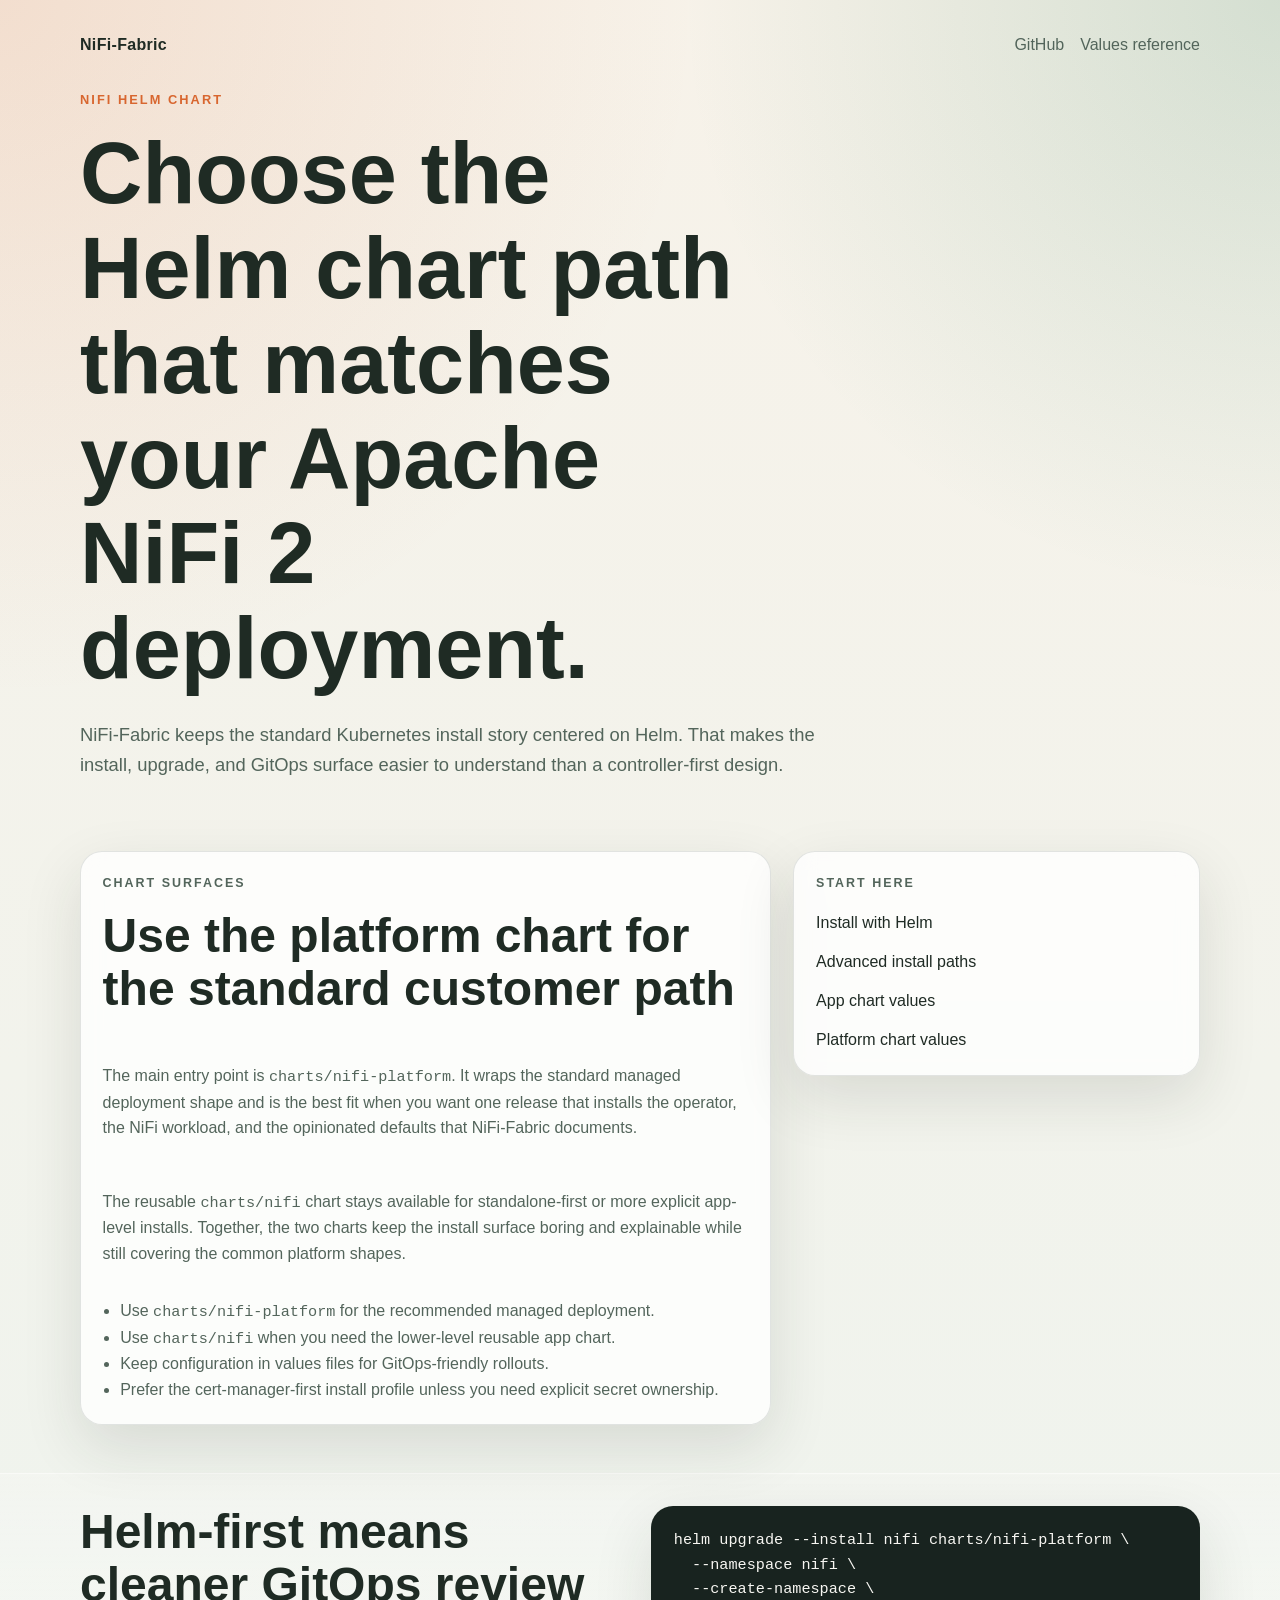
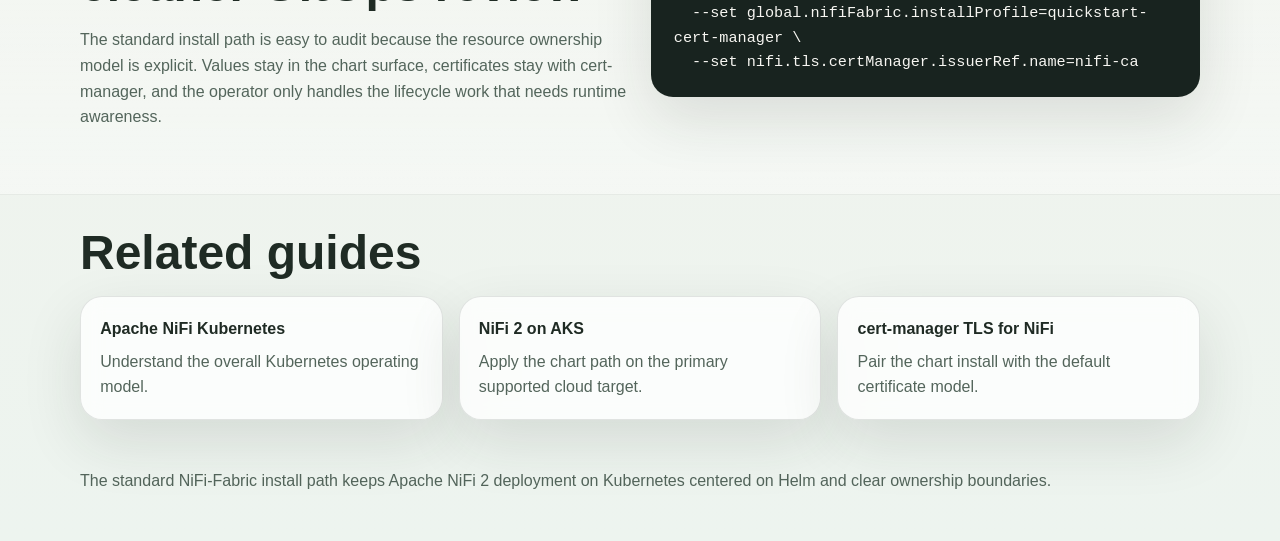
<file: site/docs/nifi-helm-chart/index.html>
<!doctype html>
<html lang="en">
  <head>
    <meta charset="utf-8">
    <meta name="viewport" content="width=device-width, initial-scale=1">
    <title>NiFi Helm Chart for Apache NiFi 2 on Kubernetes | NiFi-Fabric</title>
    <meta
      name="description"
      content="Use the NiFi-Fabric Helm charts to deploy Apache NiFi 2 with a standard install path, cert-manager-first TLS, and GitOps-friendly values management."
    >
    <meta name="robots" content="index,follow">
    <link rel="canonical" href="https://michaelhutchings-napier.github.io/NiFi-Fabric/docs/nifi-helm-chart/">
    <meta property="og:title" content="NiFi Helm Chart for Apache NiFi 2 on Kubernetes | NiFi-Fabric">
    <meta
      property="og:description"
      content="Use the NiFi-Fabric Helm charts to deploy Apache NiFi 2 with a standard install path, cert-manager-first TLS, and GitOps-friendly values management."
    >
    <meta property="og:type" content="article">
    <meta property="og:site_name" content="NiFi-Fabric">
    <meta property="og:url" content="https://michaelhutchings-napier.github.io/NiFi-Fabric/docs/nifi-helm-chart/">
    <link rel="stylesheet" href="../../styles.css">
  </head>
  <body>
    <header class="page-hero">
      <div class="wrap">
        <nav class="site-nav">
          <a class="nav-home" href="../../">NiFi-Fabric</a>
          <div class="nav-links">
            <a href="https://github.com/michaelhutchings-napier/NiFi-Fabric">GitHub</a>
            <a href="https://github.com/michaelhutchings-napier/NiFi-Fabric/blob/master/docs/reference/nifi-platform-values.md">Values reference</a>
          </div>
        </nav>
        <p class="eyebrow">NiFi Helm chart</p>
        <h1>Choose the Helm chart path that matches your Apache NiFi 2 deployment.</h1>
        <p class="lede">
          NiFi-Fabric keeps the standard Kubernetes install story centered on
          Helm. That makes the install, upgrade, and GitOps surface easier to
          understand than a controller-first design.
        </p>
      </div>
    </header>

    <main>
      <section class="section">
        <div class="wrap grid article-grid">
          <article class="card article-card">
            <p class="section-label">Chart surfaces</p>
            <h2>Use the platform chart for the standard customer path</h2>
            <p>
              The main entry point is <span class="inline-code">charts/nifi-platform</span>.
              It wraps the standard managed deployment shape and is the best fit
              when you want one release that installs the operator, the NiFi
              workload, and the opinionated defaults that NiFi-Fabric documents.
            </p>
            <p>
              The reusable <span class="inline-code">charts/nifi</span> chart stays available for
              standalone-first or more explicit app-level installs. Together,
              the two charts keep the install surface boring and explainable
              while still covering the common platform shapes.
            </p>
            <ul>
              <li>Use <span class="inline-code">charts/nifi-platform</span> for the recommended managed deployment.</li>
              <li>Use <span class="inline-code">charts/nifi</span> when you need the lower-level reusable app chart.</li>
              <li>Keep configuration in values files for GitOps-friendly rollouts.</li>
              <li>Prefer the cert-manager-first install profile unless you need explicit secret ownership.</li>
            </ul>
          </article>

          <aside class="info-stack">
            <div class="card article-card">
              <p class="section-label">Start here</p>
              <div class="article-links">
                <a href="https://github.com/michaelhutchings-napier/NiFi-Fabric/blob/master/docs/install/helm.md">Install with Helm</a>
                <a href="https://github.com/michaelhutchings-napier/NiFi-Fabric/blob/master/docs/install/advanced.md">Advanced install paths</a>
                <a href="https://github.com/michaelhutchings-napier/NiFi-Fabric/blob/master/docs/reference/app-chart-values.md">App chart values</a>
                <a href="https://github.com/michaelhutchings-napier/NiFi-Fabric/blob/master/docs/reference/nifi-platform-values.md">Platform chart values</a>
              </div>
            </div>
          </aside>
        </div>
      </section>

      <section class="section alt">
        <div class="wrap grid two-up">
          <div>
            <h2>Helm-first means cleaner GitOps review</h2>
            <p>
              The standard install path is easy to audit because the resource
              ownership model is explicit. Values stay in the chart surface,
              certificates stay with cert-manager, and the operator only handles
              the lifecycle work that needs runtime awareness.
            </p>
          </div>
          <div class="code-card">
            <pre><code>helm upgrade --install nifi charts/nifi-platform \
  --namespace nifi \
  --create-namespace \
  --set global.nifiFabric.installProfile=quickstart-cert-manager \
  --set nifi.tls.certManager.issuerRef.name=nifi-ca</code></pre>
          </div>
        </div>
      </section>

      <section class="section">
        <div class="wrap">
          <h2>Related guides</h2>
          <div class="link-grid">
            <a class="link-card" href="../apache-nifi-kubernetes/">
              <strong>Apache NiFi Kubernetes</strong>
              <span>Understand the overall Kubernetes operating model.</span>
            </a>
            <a class="link-card" href="../nifi-2-on-aks/">
              <strong>NiFi 2 on AKS</strong>
              <span>Apply the chart path on the primary supported cloud target.</span>
            </a>
            <a class="link-card" href="../cert-manager-tls-for-nifi/">
              <strong>cert-manager TLS for NiFi</strong>
              <span>Pair the chart install with the default certificate model.</span>
            </a>
          </div>
        </div>
      </section>
    </main>

    <footer class="footer-note">
      <div class="wrap">
        The standard NiFi-Fabric install path keeps Apache NiFi 2 deployment on
        Kubernetes centered on Helm and clear ownership boundaries.
      </div>
    </footer>
  </body>
</html>
</file>
<file: site/styles.css>
:root {
  color-scheme: light;
  --bg: #f3efe6;
  --bg-alt: #e6f0eb;
  --surface: rgba(255, 255, 255, 0.78);
  --surface-strong: #fffdf7;
  --text: #1f2b24;
  --muted: #53655b;
  --line: rgba(31, 43, 36, 0.12);
  --primary: #1f7a55;
  --primary-strong: #12563a;
  --accent: #d8662f;
  --shadow: 0 22px 60px rgba(31, 43, 36, 0.12);
  --radius: 22px;
  --max: 1120px;
}

* {
  box-sizing: border-box;
}

html {
  scroll-behavior: smooth;
}

body {
  margin: 0;
  font-family: "Segoe UI", "Helvetica Neue", Arial, sans-serif;
  background:
    radial-gradient(circle at top left, rgba(216, 102, 47, 0.14), transparent 28%),
    radial-gradient(circle at top right, rgba(31, 122, 85, 0.16), transparent 24%),
    linear-gradient(180deg, #f7f2e9 0%, #edf4ef 100%);
  color: var(--text);
  line-height: 1.6;
}

a {
  color: inherit;
}

.wrap {
  width: min(calc(100% - 2rem), var(--max));
  margin: 0 auto;
}

.hero {
  padding: 5rem 0 3rem;
}

.page-hero {
  padding: 2rem 0 2.5rem;
}

.eyebrow {
  margin: 0 0 1rem;
  text-transform: uppercase;
  letter-spacing: 0.16em;
  font-size: 0.8rem;
  color: var(--accent);
  font-weight: 700;
}

h1,
h2,
h3 {
  line-height: 1.1;
  margin: 0;
}

h1 {
  max-width: 14ch;
  font-size: clamp(2.7rem, 8vw, 5.4rem);
}

h2 {
  font-size: clamp(1.8rem, 4vw, 3rem);
  margin-bottom: 1rem;
}

h3 {
  font-size: 1.2rem;
  margin-bottom: 0.65rem;
}

.lede,
.section p,
.card p,
.link-card span {
  color: var(--muted);
}

.lede {
  max-width: 46rem;
  margin: 1.5rem 0 0;
  font-size: 1.15rem;
}

.actions {
  display: flex;
  flex-wrap: wrap;
  gap: 0.9rem;
  margin-top: 2rem;
}

.site-nav {
  display: flex;
  align-items: center;
  justify-content: space-between;
  gap: 1rem;
  margin-bottom: 2rem;
}

.nav-home,
.nav-links a {
  text-decoration: none;
}

.nav-home {
  font-weight: 800;
  letter-spacing: 0.02em;
}

.nav-links {
  display: flex;
  flex-wrap: wrap;
  gap: 1rem;
  color: var(--muted);
}

.button {
  display: inline-flex;
  align-items: center;
  justify-content: center;
  min-height: 3rem;
  padding: 0 1.2rem;
  border-radius: 999px;
  text-decoration: none;
  font-weight: 700;
  transition: transform 160ms ease, box-shadow 160ms ease, background 160ms ease;
}

.button:hover,
.button:focus-visible,
.link-card:hover,
.link-card:focus-visible {
  transform: translateY(-1px);
}

.primary {
  background: var(--primary);
  color: #fff;
  box-shadow: var(--shadow);
}

.primary:hover,
.primary:focus-visible {
  background: var(--primary-strong);
}

.secondary {
  border: 1px solid var(--line);
  background: rgba(255, 255, 255, 0.55);
}

.section {
  padding: 2rem 0 3rem;
}

.alt {
  background: linear-gradient(180deg, rgba(255, 255, 255, 0.18), rgba(255, 255, 255, 0.36));
  border-top: 1px solid rgba(255, 255, 255, 0.4);
  border-bottom: 1px solid rgba(31, 43, 36, 0.06);
}

.grid {
  display: grid;
  gap: 1.4rem;
}

.article-grid {
  grid-template-columns: minmax(0, 1.7fr) minmax(260px, 1fr);
  align-items: start;
}

.two-up {
  grid-template-columns: repeat(2, minmax(0, 1fr));
  align-items: start;
}

.cards {
  grid-template-columns: repeat(3, minmax(0, 1fr));
}

.card,
.code-card,
.link-card {
  border: 1px solid var(--line);
  border-radius: var(--radius);
  background: var(--surface);
  backdrop-filter: blur(10px);
  box-shadow: var(--shadow);
}

.card,
.code-card {
  padding: 1.35rem;
}

.callout-card {
  position: relative;
  overflow: hidden;
}

.callout-card::before {
  content: "";
  position: absolute;
  inset: -20% auto auto 58%;
  width: 12rem;
  height: 12rem;
  border-radius: 999px;
  background: radial-gradient(circle, rgba(31, 122, 85, 0.12), transparent 68%);
  pointer-events: none;
}

.card ul {
  margin: 0;
  padding-left: 1.1rem;
  color: var(--muted);
}

.article-card,
.info-stack {
  display: grid;
  gap: 1rem;
}

.article-card p,
.article-card li,
.info-stack p,
.info-stack li {
  color: var(--muted);
}

.section-label {
  margin: 0;
  text-transform: uppercase;
  letter-spacing: 0.16em;
  font-size: 0.78rem;
  color: var(--accent);
  font-weight: 700;
}

.inline-code {
  font-family: "SFMono-Regular", Consolas, "Liberation Mono", Menlo, monospace;
  font-size: 0.95em;
}

.article-links {
  display: grid;
  gap: 0.85rem;
}

.article-links a {
  text-decoration: none;
}

.footer-note {
  padding: 0 0 3rem;
  color: var(--muted);
}

.chip-row {
  display: flex;
  flex-wrap: wrap;
  gap: 0.6rem;
  margin-top: 1.1rem;
}

.chip-row span {
  display: inline-flex;
  align-items: center;
  min-height: 2rem;
  padding: 0 0.85rem;
  border: 1px solid rgba(31, 122, 85, 0.2);
  border-radius: 999px;
  background: rgba(31, 122, 85, 0.08);
  color: var(--primary-strong);
  font-size: 0.92rem;
  font-weight: 700;
}

.feature-art {
  position: relative;
  display: grid;
  align-items: end;
  gap: 0.45rem;
  width: 100%;
  min-height: 7rem;
  margin-bottom: 1rem;
  padding: 1rem;
  border-radius: 18px;
  background:
    linear-gradient(135deg, rgba(31, 122, 85, 0.14), rgba(216, 102, 47, 0.14)),
    rgba(255, 255, 255, 0.72);
  overflow: hidden;
}

.feature-art::after {
  content: "";
  position: absolute;
  inset: auto -1.2rem -2rem auto;
  width: 6rem;
  height: 6rem;
  border-radius: 999px;
  background: rgba(255, 255, 255, 0.26);
}

.feature-art span {
  display: block;
  border-radius: 999px;
  background: linear-gradient(180deg, rgba(31, 122, 85, 0.92), rgba(18, 86, 58, 0.95));
}

.feature-helm {
  grid-template-columns: repeat(3, 1fr);
}

.feature-helm span:nth-child(1) {
  height: 2rem;
}

.feature-helm span:nth-child(2) {
  height: 4.2rem;
}

.feature-helm span:nth-child(3) {
  height: 3rem;
}

.feature-tls {
  grid-template-columns: 1.1fr 0.8fr;
}

.feature-tls span:nth-child(1) {
  height: 4.6rem;
  clip-path: polygon(50% 0%, 88% 16%, 88% 58%, 50% 100%, 12% 58%, 12% 16%);
}

.feature-tls span:nth-child(2) {
  align-self: center;
  justify-self: center;
  width: 2.8rem;
  height: 2.8rem;
  border-radius: 14px;
  background: linear-gradient(180deg, rgba(216, 102, 47, 0.95), rgba(164, 62, 21, 0.95));
}

.feature-tls span:nth-child(3) {
  position: absolute;
  left: 1.7rem;
  right: 1.7rem;
  bottom: 1.2rem;
  height: 0.4rem;
  background: rgba(31, 43, 36, 0.16);
}

.feature-metrics {
  grid-template-columns: repeat(4, 1fr);
}

.feature-metrics span:nth-child(1) {
  height: 2rem;
}

.feature-metrics span:nth-child(2) {
  height: 3rem;
}

.feature-metrics span:nth-child(3) {
  height: 4.8rem;
}

.feature-metrics span:nth-child(4) {
  height: 3.5rem;
  background: linear-gradient(180deg, rgba(216, 102, 47, 0.95), rgba(164, 62, 21, 0.95));
}

.feature-scale {
  grid-template-columns: repeat(3, 1fr);
}

.feature-scale span:nth-child(1),
.feature-scale span:nth-child(2),
.feature-scale span:nth-child(3) {
  height: 1.35rem;
}

.feature-scale span:nth-child(1) {
  width: 70%;
}

.feature-scale span:nth-child(2) {
  width: 92%;
}

.feature-scale span:nth-child(3) {
  width: 100%;
}

.feature-auth {
  grid-template-columns: repeat(3, 1fr);
  align-items: center;
}

.feature-auth span:nth-child(1),
.feature-auth span:nth-child(3) {
  width: 2.5rem;
  height: 2.5rem;
  justify-self: center;
  border-radius: 999px;
}

.feature-auth span:nth-child(2) {
  height: 0.45rem;
  background: linear-gradient(90deg, rgba(31, 122, 85, 0.8), rgba(216, 102, 47, 0.92));
}

.feature-lifecycle {
  grid-template-columns: 1fr;
}

.feature-lifecycle span:nth-child(1) {
  width: 86%;
  height: 0.5rem;
}

.feature-lifecycle span:nth-child(2) {
  width: 100%;
  height: 2.8rem;
}

.feature-lifecycle span:nth-child(3) {
  width: 72%;
  height: 0.5rem;
  background: linear-gradient(180deg, rgba(216, 102, 47, 0.95), rgba(164, 62, 21, 0.95));
}

.code-card {
  background: #18231f;
  color: #f7f6f2;
}

pre {
  margin: 0;
  overflow-x: auto;
  white-space: pre-wrap;
  word-break: break-word;
  font-family: "SFMono-Regular", Consolas, "Liberation Mono", Menlo, monospace;
  font-size: 0.95rem;
}

.link-grid {
  display: grid;
  grid-template-columns: repeat(3, minmax(0, 1fr));
  gap: 1rem;
}

.link-card {
  display: block;
  padding: 1.2rem;
  text-decoration: none;
  transition: transform 160ms ease, box-shadow 160ms ease, border-color 160ms ease;
}

.link-card strong {
  display: block;
  margin-bottom: 0.45rem;
}

@media (max-width: 900px) {
  .two-up,
  .article-grid,
  .cards,
  .link-grid {
    grid-template-columns: 1fr;
  }

  .hero {
    padding-top: 3.5rem;
  }

  .site-nav {
    flex-direction: column;
    align-items: flex-start;
  }
}

@media (max-width: 640px) {
  .wrap {
    width: min(calc(100% - 1.25rem), var(--max));
  }

  .section {
    padding: 1.4rem 0 2rem;
  }

  .card,
  .code-card,
  .link-card {
    border-radius: 18px;
  }
}
</file>
